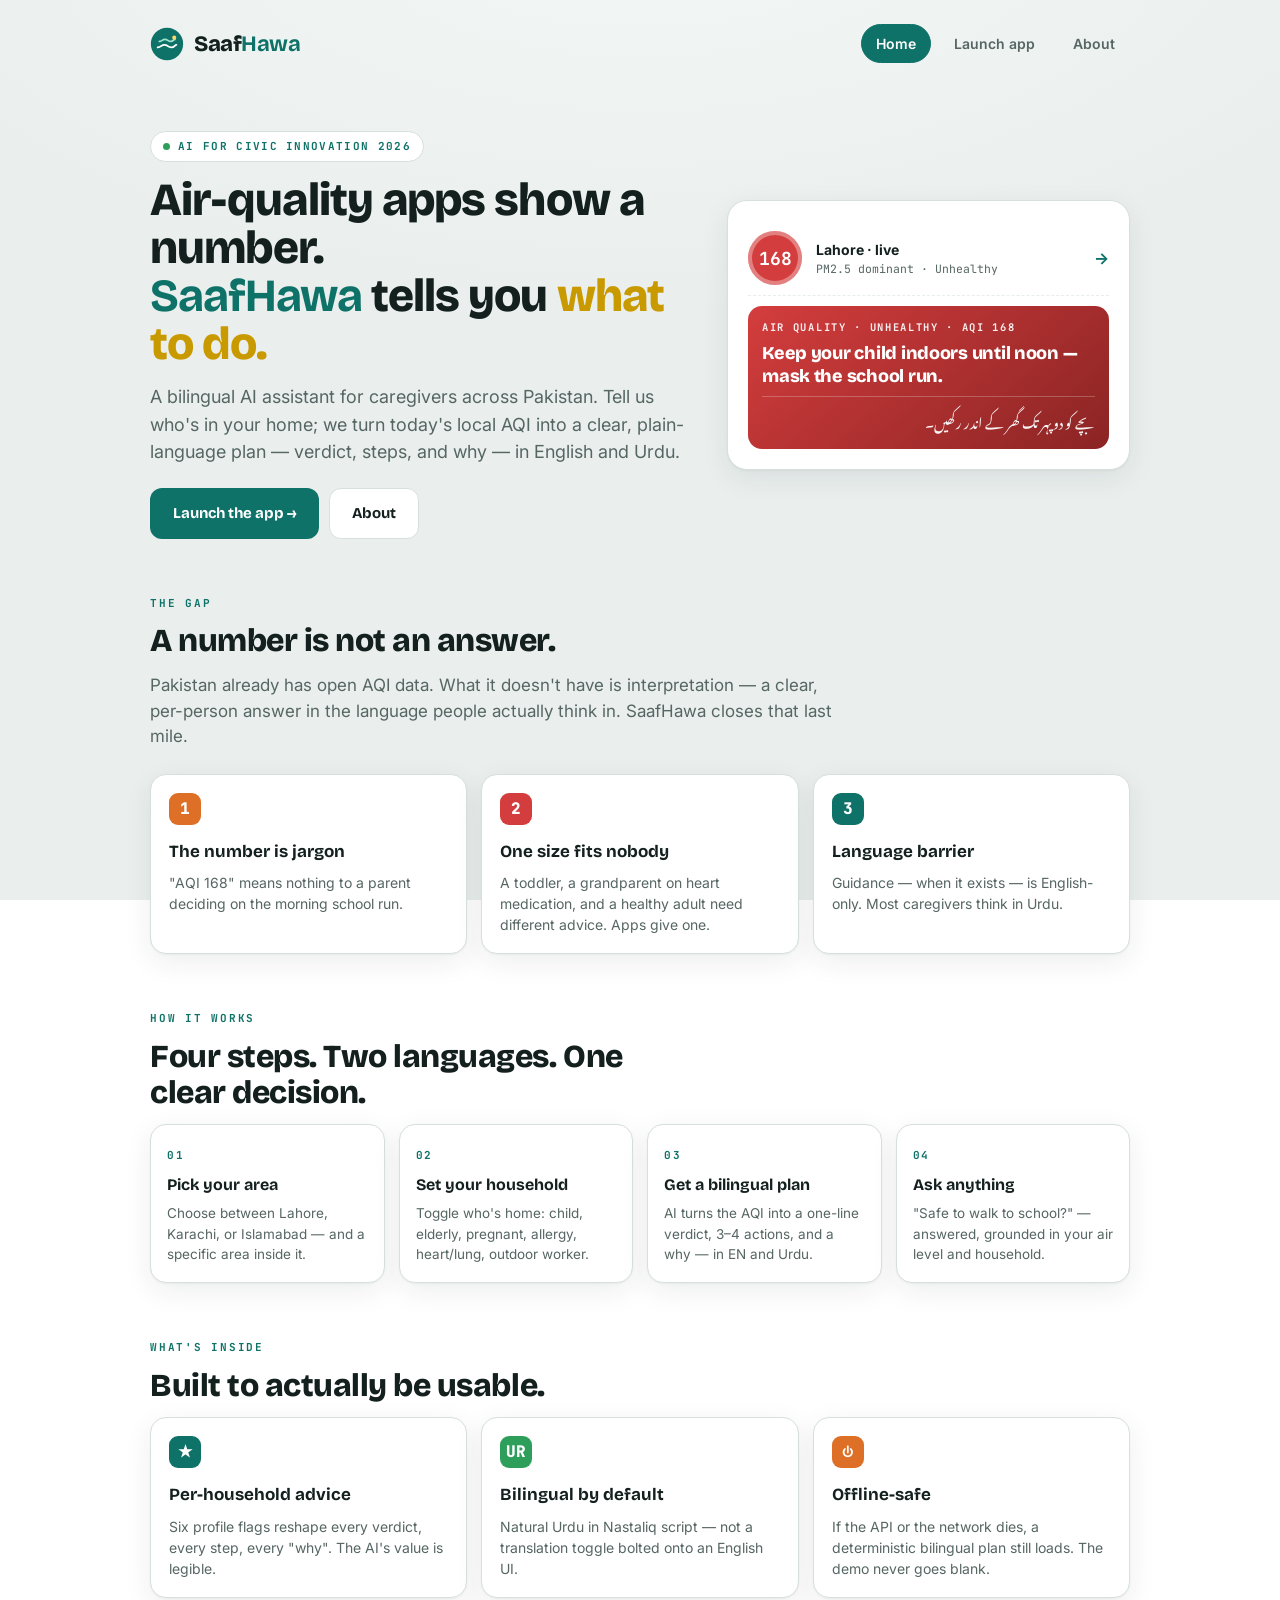
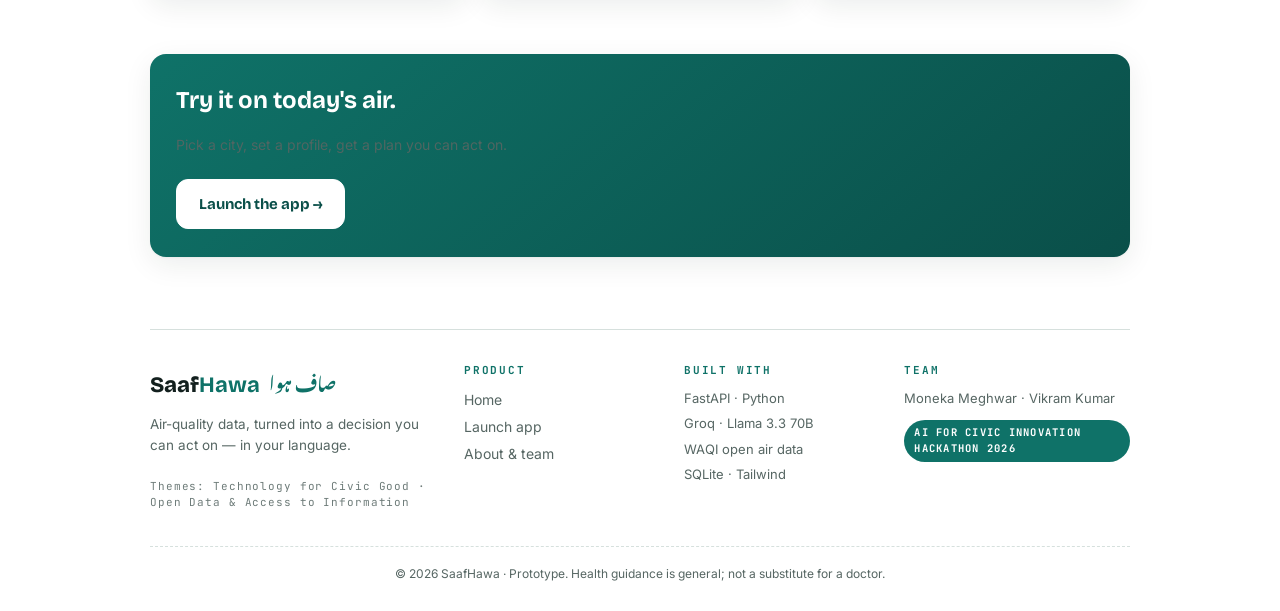
<file: frontend/index.html>
<!doctype html>
<html lang="en">
<head>
<meta charset="utf-8" />
<meta name="viewport" content="width=device-width, initial-scale=1" />
<title>SaafHawa — Know Your Air. In Your Language.</title>
<meta name="description" content="Bilingual AI assistant that turns today's local AQI into a clear per-household action plan for Lahore, Karachi and Islamabad." />

<link rel="preconnect" href="https://fonts.googleapis.com" />
<link rel="preconnect" href="https://fonts.gstatic.com" crossorigin />
<link href="https://fonts.googleapis.com/css2?family=Bricolage+Grotesque:opsz,wght@12..96,500;12..96,700;12..96,800&family=Inter:wght@400;500;600&family=JetBrains+Mono:wght@500;700&family=Noto+Nastaliq+Urdu:wght@500;700&display=swap" rel="stylesheet" />

<link rel="stylesheet" href="styles.css" />
</head>

<body class="has-nav">
<div id="nav-slot"></div>

<!-- HERO -->
<section class="hero">
  <div>
    <span class="hero-eyebrow"><span class="dot"></span> AI for Civic Innovation 2026</span>
    <h1>Air-quality apps show a number.<br/><b>SaafHawa</b> tells you <i>what to do.</i></h1>
    <p class="lede">
      A bilingual AI assistant for caregivers across Pakistan. Tell us who's in your home;
      we turn today's local AQI into a clear, plain-language plan — verdict, steps, and why — in English and Urdu.
    </p>
    <div class="hero-ctas">
      <a class="btn primary" href="app.html">Launch the app →</a>
      <a class="btn ghost"   href="about.html">About </a>
    </div>
  </div>

  <!-- visual: AQI → verdict mini-mockup -->
  <div class="hero-card">
    <div class="row">
      <div class="dial" style="background:var(--unh)">168</div>
      <div>
        <div class="label">Lahore · live</div>
        <div class="meta">PM2.5 dominant · Unhealthy</div>
      </div>
      <div class="arrow">→</div>
    </div>
    <div class="hero-verdict">
      <div class="vrisk">Air quality · Unhealthy · AQI 168</div>
      <div class="vmain">Keep your child indoors until noon — mask the school run.</div>
      <div class="vur urdu">بچے کو دوپہر تک گھر کے اندر رکھیں۔</div>
    </div>
  </div>
</section>

<!-- WHY -->
<section class="section">
  <p class="section-head">The gap</p>
  <h2 class="section-title">A number is not an answer.</h2>
  <p class="section-lede">
    Pakistan already has open AQI data. What it doesn't have is interpretation —
    a clear, per-person answer in the language people actually think in. SaafHawa closes that last mile.
  </p>

  <div class="cards">
    <div class="card">
      <div class="ic" style="background:var(--usg)">1</div>
      <h3>The number is jargon</h3>
      <p>"AQI 168" means nothing to a parent deciding on the morning school run.</p>
    </div>
    <div class="card">
      <div class="ic" style="background:var(--unh)">2</div>
      <h3>One size fits nobody</h3>
      <p>A toddler, a grandparent on heart medication, and a healthy adult need different advice. Apps give one.</p>
    </div>
    <div class="card">
      <div class="ic" style="background:var(--brand)">3</div>
      <h3>Language barrier</h3>
      <p>Guidance — when it exists — is English-only. Most caregivers think in Urdu.</p>
    </div>
  </div>
</section>

<!-- HOW IT WORKS -->
<section class="section">
  <p class="section-head">How it works</p>
  <h2 class="section-title">Four steps. Two languages. One clear decision.</h2>

  <div class="steps">
    <div class="step">
      <span class="num">01</span>
      <h4>Pick your area</h4>
      <p>Choose between Lahore, Karachi, or Islamabad — and a specific area inside it.</p>
    </div>
    <div class="step">
      <span class="num">02</span>
      <h4>Set your household</h4>
      <p>Toggle who's home: child, elderly, pregnant, allergy, heart/lung, outdoor worker.</p>
    </div>
    <div class="step">
      <span class="num">03</span>
      <h4>Get a bilingual plan</h4>
      <p>AI turns the AQI into a one-line verdict, 3–4 actions, and a why — in EN and Urdu.</p>
    </div>
    <div class="step">
      <span class="num">04</span>
      <h4>Ask anything</h4>
      <p>"Safe to walk to school?" — answered, grounded in your air level and household.</p>
    </div>
  </div>
</section>

<!-- FEATURES -->
<section class="section">
  <p class="section-head">What's inside</p>
  <h2 class="section-title">Built to actually be usable.</h2>

  <div class="cards">
    <div class="card">
      <div class="ic" style="background:var(--brand)">★</div>
      <h3>Per-household advice</h3>
      <p>Six profile flags reshape every verdict, every step, every "why". The AI's value is legible.</p>
    </div>
    <div class="card">
      <div class="ic" style="background:var(--good)">UR</div>
      <h3>Bilingual by default</h3>
      <p>Natural Urdu in Nastaliq script — not a translation toggle bolted onto an English UI.</p>
    </div>
    <div class="card">
      <div class="ic" style="background:var(--usg)">⏻</div>
      <h3>Offline-safe</h3>
      <p>If the API or the network dies, a deterministic bilingual plan still loads. The demo never goes blank.</p>
    </div>
  </div>
</section>

<!-- CTA strip -->
<section class="section">
  <div class="card" style="background:linear-gradient(140deg,var(--brand),var(--brand-deep)); color:#fff; border:0; box-shadow:var(--shadow); padding:28px 26px">
    <h3 style="font-size:24px; margin:0">Try it on today's air.</h3>
    <p style="margin:8px 0 16px; opacity:.92">Pick a city, set a profile, get a plan you can act on.</p>
    <a class="btn ghost" href="app.html" style="background:#fff; color:var(--brand-deep); border-color:#fff">Launch the app →</a>
  </div>
</section>

<div id="footer-slot"></div>

<script src="config.js"></script>
<script src="team.js"></script>
<script src="shared.js"></script>
</body>
</html>
</file>
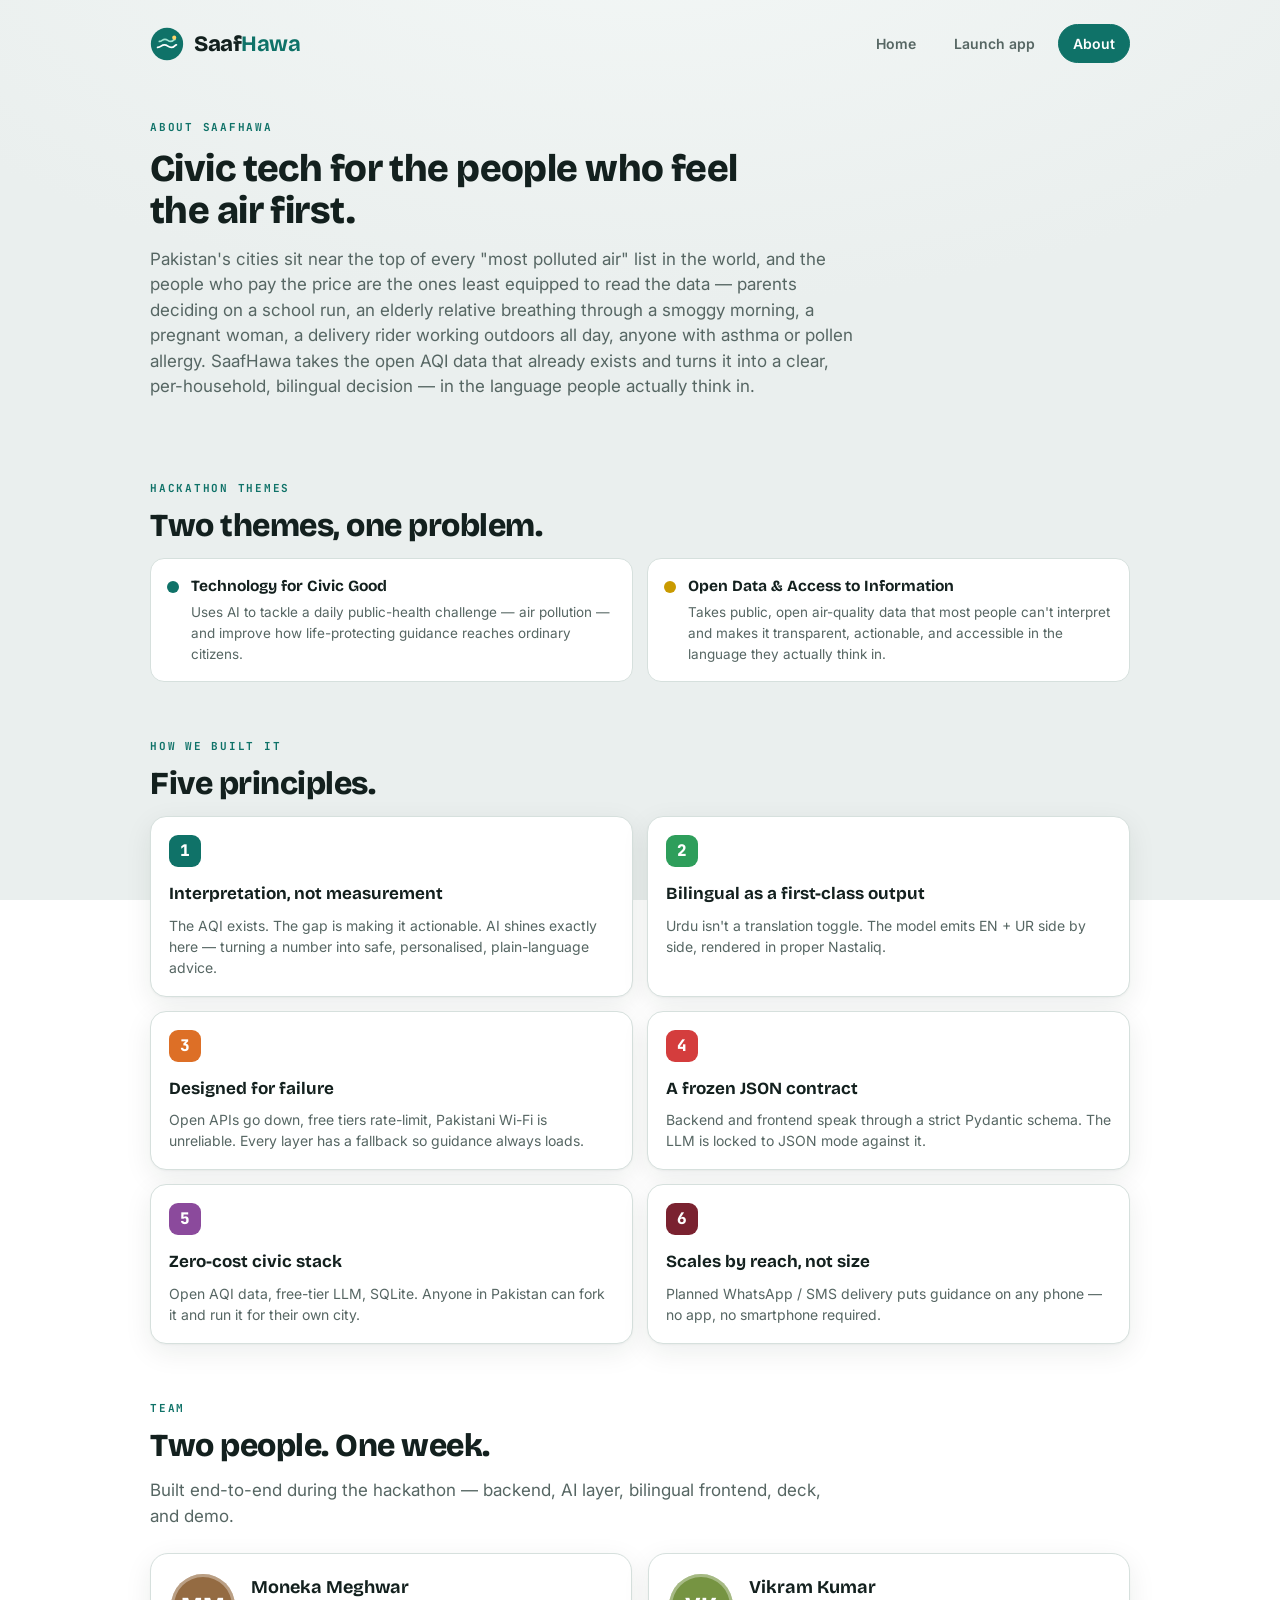
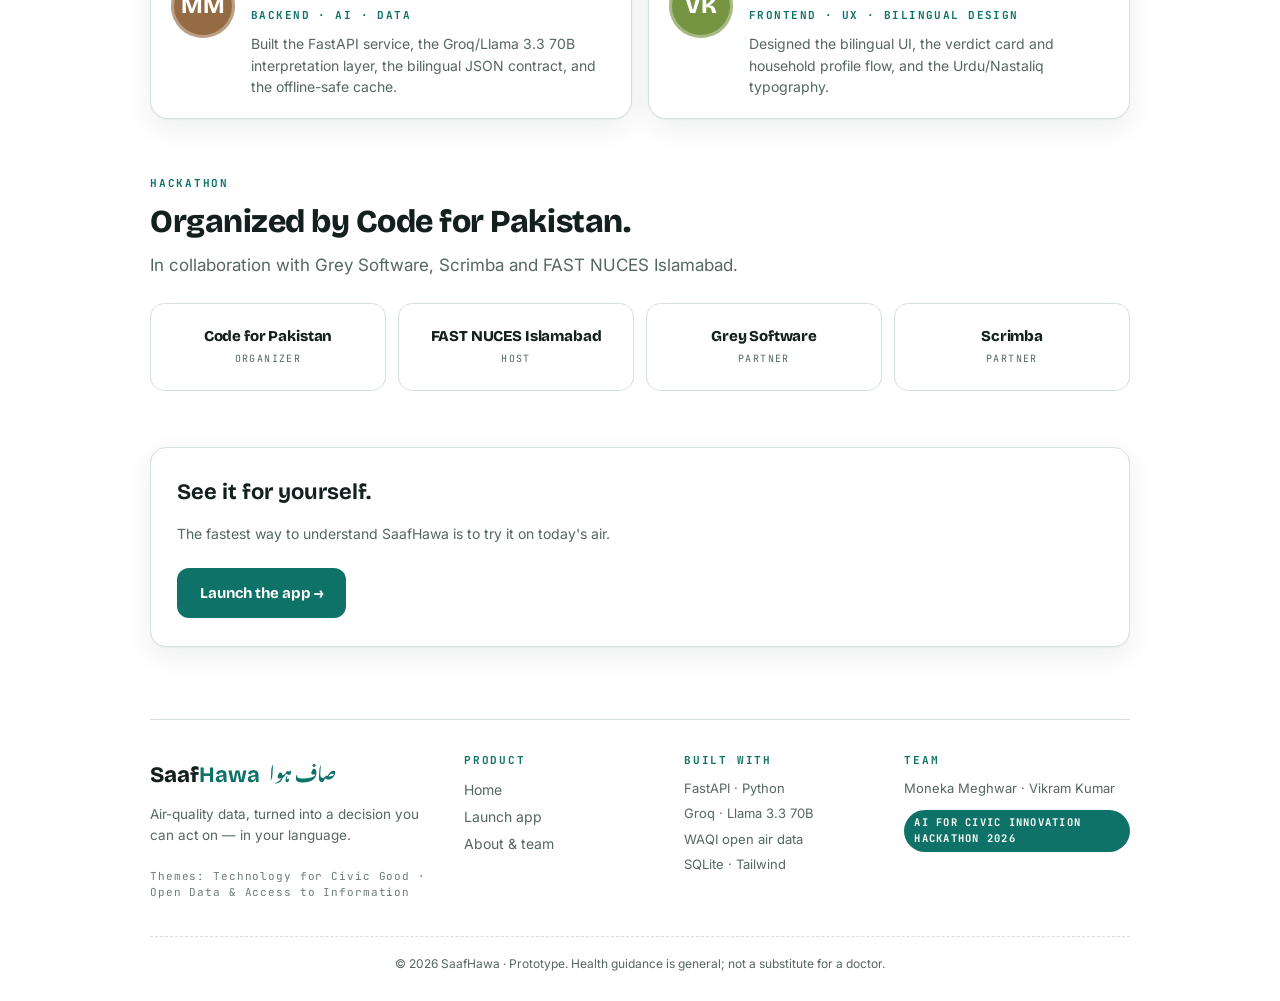
<file: frontend/about.html>
<!doctype html>
<html lang="en">
<head>
<meta charset="utf-8" />
<meta name="viewport" content="width=device-width, initial-scale=1" />
<title>About — SaafHawa</title>
<meta name="description" content="The team and mission behind SaafHawa — built for the AI for Civic Innovation Hackathon 2026." />

<link rel="preconnect" href="https://fonts.googleapis.com" />
<link rel="preconnect" href="https://fonts.gstatic.com" crossorigin />
<link href="https://fonts.googleapis.com/css2?family=Bricolage+Grotesque:opsz,wght@12..96,500;12..96,700;12..96,800&family=Inter:wght@400;500;600&family=JetBrains+Mono:wght@500;700&family=Noto+Nastaliq+Urdu:wght@500;700&display=swap" rel="stylesheet" />

<link rel="stylesheet" href="styles.css" />
</head>

<body class="has-nav">
<div id="nav-slot"></div>

<!-- intro -->
<section class="section">
  <p class="section-head">About SaafHawa</p>
  <h1 class="section-title" style="font-size:38px">Civic tech for the people who feel the air first.</h1>
  <p class="section-lede">
    Pakistan's cities sit near the top of every "most polluted air" list in the world,
    and the people who pay the price are the ones least equipped to read the data — parents
    deciding on a school run, an elderly relative breathing through a smoggy morning, a pregnant
    woman, a delivery rider working outdoors all day, anyone with asthma or pollen allergy.
    SaafHawa takes the open AQI data that already exists and turns it into a clear, per-household,
    bilingual decision — in the language people actually think in.
  </p>
</section>

<!-- hackathon themes -->
<section class="section">
  <p class="section-head">Hackathon themes</p>
  <h2 class="section-title">Two themes, one problem.</h2>

  <div class="values">
    <div class="value">
      <div class="bullet" style="background:var(--brand)"></div>
      <div>
        <h4>Technology for Civic Good</h4>
        <p>Uses AI to tackle a daily public-health challenge — air pollution — and improve how life-protecting guidance reaches ordinary citizens.</p>
      </div>
    </div>
    <div class="value">
      <div class="bullet" style="background:var(--mod)"></div>
      <div>
        <h4>Open Data &amp; Access to Information</h4>
        <p>Takes public, open air-quality data that most people can't interpret and makes it transparent, actionable, and accessible in the language they actually think in.</p>
      </div>
    </div>
  </div>
</section>

<!-- principles -->
<section class="section">
  <p class="section-head">How we built it</p>
  <h2 class="section-title">Five principles.</h2>

  <div class="cards" style="grid-template-columns:repeat(2,1fr)">
    <div class="card">
      <div class="ic" style="background:var(--brand)">1</div>
      <h3>Interpretation, not measurement</h3>
      <p>The AQI exists. The gap is making it actionable. AI shines exactly here — turning a number into safe, personalised, plain-language advice.</p>
    </div>
    <div class="card">
      <div class="ic" style="background:var(--good)">2</div>
      <h3>Bilingual as a first-class output</h3>
      <p>Urdu isn't a translation toggle. The model emits EN + UR side by side, rendered in proper Nastaliq.</p>
    </div>
    <div class="card">
      <div class="ic" style="background:var(--usg)">3</div>
      <h3>Designed for failure</h3>
      <p>Open APIs go down, free tiers rate-limit, Pakistani Wi-Fi is unreliable. Every layer has a fallback so guidance always loads.</p>
    </div>
    <div class="card">
      <div class="ic" style="background:var(--unh)">4</div>
      <h3>A frozen JSON contract</h3>
      <p>Backend and frontend speak through a strict Pydantic schema. The LLM is locked to JSON mode against it.</p>
    </div>
    <div class="card">
      <div class="ic" style="background:var(--vunh)">5</div>
      <h3>Zero-cost civic stack</h3>
      <p>Open AQI data, free-tier LLM, SQLite. Anyone in Pakistan can fork it and run it for their own city.</p>
    </div>
    <div class="card">
      <div class="ic" style="background:var(--haz)">6</div>
      <h3>Scales by reach, not size</h3>
      <p>Planned WhatsApp / SMS delivery puts guidance on any phone — no app, no smartphone required.</p>
    </div>
  </div>
</section>

<!-- TEAM -->
<section class="section">
  <p class="section-head">Team</p>
  <h2 class="section-title">Two people. One week.</h2>
  <p class="section-lede">Built end-to-end during the hackathon — backend, AI layer, bilingual frontend, deck, and demo.</p>
  <div class="team-grid" id="team-grid"></div>
</section>

<!-- PARTNERS -->
<section class="section">
  <p class="section-head">Hackathon</p>
  <h2 class="section-title">Organized by Code for Pakistan.</h2>
  <p class="section-lede">In collaboration with Grey Software, Scrimba and FAST NUCES Islamabad.</p>
  <div class="partners" id="partners"></div>
</section>

<!-- CTA -->
<section class="section">
  <div class="card" style="background:#fff; border:1px solid var(--line); padding:28px 26px; box-shadow:var(--shadow)">
    <h3 style="font-size:22px; margin:0 0 6px">See it for yourself.</h3>
    <p style="margin:0 0 16px; color:var(--ink-soft)">The fastest way to understand SaafHawa is to try it on today's air.</p>
    <a class="btn primary" href="app.html">Launch the app →</a>
  </div>
</section>

<div id="footer-slot"></div>

<script src="config.js"></script>
<script src="team.js"></script>
<script src="shared.js"></script>
<script>
  document.addEventListener("DOMContentLoaded", () => {
    renderTeam("team-grid");
    renderPartners("partners");
  });
</script>
</body>
</html>
</file>
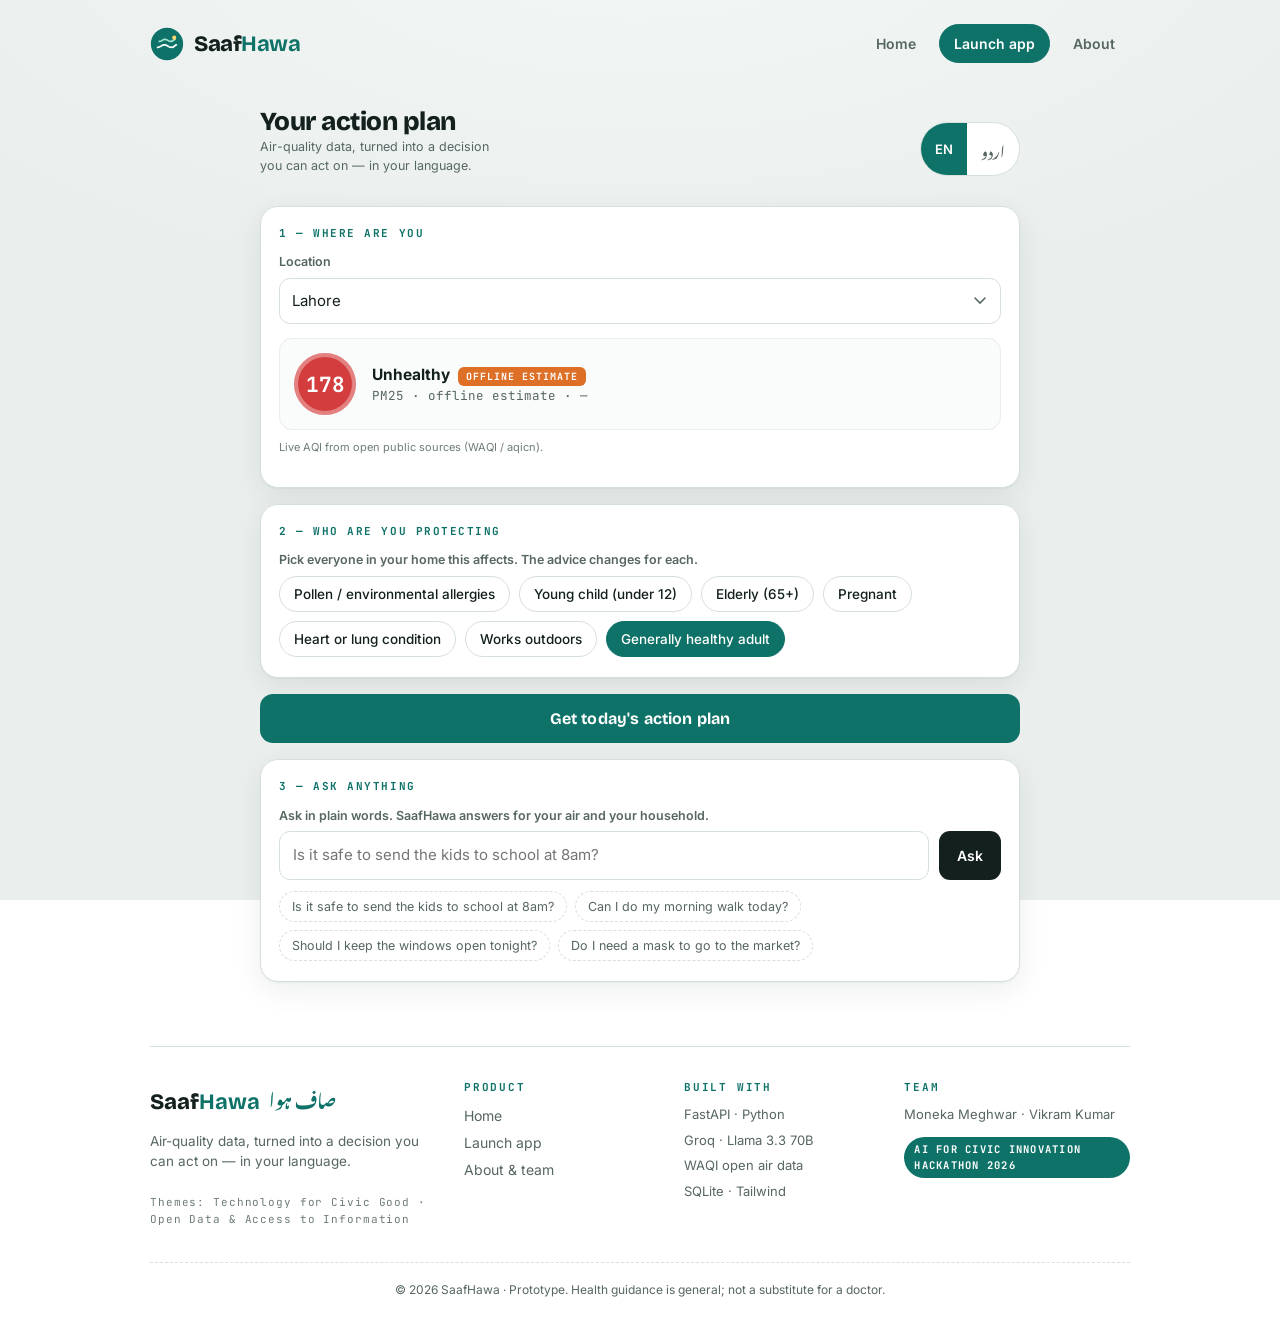
<file: frontend/app.html>
<!doctype html>
<html lang="en">
<head>
<meta charset="utf-8" />
<meta name="viewport" content="width=device-width, initial-scale=1" />
<title>SaafHawa — Action plan for today's air</title>
<meta name="description" content="Get today's bilingual action plan for Lahore, Karachi or Islamabad — tailored to your household." />

<link rel="preconnect" href="https://fonts.googleapis.com" />
<link rel="preconnect" href="https://fonts.gstatic.com" crossorigin />
<link href="https://fonts.googleapis.com/css2?family=Bricolage+Grotesque:opsz,wght@12..96,500;12..96,700;12..96,800&family=Inter:wght@400;500;600&family=JetBrains+Mono:wght@500;700&family=Noto+Nastaliq+Urdu:wght@500;700&display=swap" rel="stylesheet" />

<link rel="stylesheet" href="styles.css" />
</head>

<body class="has-nav">
<div id="nav-slot"></div>

<div class="wrap" style="padding-top:8px">

  <header>
    <div class="brand">
      <div>
        <div class="word" data-i18n="title">Your action plan</div>
        <div class="tag" data-i18n="tagline">Air-quality data, turned into a decision you can act on — in your language.</div>
      </div>
    </div>
    <div class="langtog" id="langtog" role="tablist" aria-label="Language">
      <button class="on" data-lang="en" role="tab" aria-selected="true">EN</button>
      <button data-lang="ur" role="tab" aria-selected="false">اردو</button>
    </div>
  </header>

  <!-- 1. Location + AQI -->
  <section class="panel">
    <p class="eyebrow" data-i18n="step1">1 — Where are you</p>
    <div>
      <label class="field" for="location" data-i18n="locationLabel">Location</label>
      <select id="location"></select>
    </div>
    <div class="aqi-row">
      <div class="dial" id="dial">—</div>
      <div class="aqi-meta">
        <div class="aqi-cat" id="aqiCat" data-i18n="aqiLoading">Loading…</div>
        <div class="aqi-sub" id="aqiSub">—</div>
      </div>
    </div>
    <p class="demo-note" data-i18n="demoNote">Live AQI from open public sources (WAQI / aqicn).</p>
  </section>

  <!-- 2. Household -->
  <section class="panel">
    <p class="eyebrow" data-i18n="step2">2 — Who are you protecting</p>
    <label class="field" data-i18n="step2Hint">Pick everyone in your home this affects. The advice changes for each.</label>
    <div class="chips" id="chips"></div>
  </section>

  <button class="cta" id="go" data-i18n="cta">Get today's action plan</button>

  <!-- 3. Verdict -->
  <section id="verdict" aria-live="polite">
    <div class="vcard">
      <div class="vtop" id="vtop">
        <div class="vrisk" id="vrisk"></div>
        <div class="vmain" id="vmain"></div>
        <div class="vmirror urdu" id="vmirror"></div>
      </div>
      <div class="vbody">
        <h4 id="actionsHead">Do this today</h4>
        <ul class="actions" id="actions"></ul>
        <div class="why" id="why"></div>
        <div class="src-tag" id="srcTag"></div>
      </div>
    </div>
  </section>

  <!-- 4. Ask anything -->
  <section class="panel">
    <p class="eyebrow" data-i18n="step3">3 — Ask anything</p>
    <label class="field" for="q" data-i18n="askHint">Ask in plain words. SaafHawa answers for your air and your household.</label>
    <div class="askrow">
      <input id="q" placeholder="Is it safe to send the kids to school at 8am?" />
      <button id="ask" data-i18n="askBtn">Ask</button>
    </div>
    <div class="suggest" id="suggest"></div>
    <div class="answer" id="answer" aria-live="polite"></div>
  </section>
</div>

<div id="footer-slot"></div>

<script src="config.js"></script>
<script src="team.js"></script>
<script src="shared.js"></script>
<script src="app.js"></script>
</body>
</html>
</file>
<file: frontend/styles.css>
:root{
  --paper:#EAEFEE; --card:#FFFFFF; --ink:#13201E; --ink-soft:#566663;
  --brand:#0F7268; --brand-deep:#0A4F49; --line:#D6E0DD; --line-soft:#E7EDEC;
  --good:#2E9E5B; --mod:#C99A00; --usg:#DD6F26; --unh:#D43D3D; --vunh:#8B4A9C; --haz:#7A2230;
  --shadow:0 1px 2px rgba(19,32,30,.04),0 8px 28px rgba(19,32,30,.08);
}
*{box-sizing:border-box}
html,body{margin:0}
body{
  background:radial-gradient(120% 80% at 50% -10%, #F3F7F6 0%, var(--paper) 55%) fixed;
  color:var(--ink);
  font-family:"Inter",system-ui,sans-serif;
  -webkit-font-smoothing:antialiased;
  line-height:1.5;
  padding:0 18px 64px;
}
.wrap{max-width:760px;margin:0 auto}
.urdu{font-family:"Noto Nastaliq Urdu","Inter",serif;direction:rtl;line-height:2.1}

/* header */
header{padding:30px 0 14px;display:flex;align-items:flex-end;justify-content:space-between;gap:16px;flex-wrap:wrap}
.brand{display:flex;align-items:center;gap:12px}
.mark{width:40px;height:40px;flex:none}
.word{font-family:"Bricolage Grotesque",sans-serif;font-weight:800;font-size:26px;letter-spacing:-.02em;line-height:1}
.word b{color:var(--brand)}
.tag{font-size:12.5px;color:var(--ink-soft);margin-top:3px;max-width:30ch}
.langtog{display:flex;border:1px solid var(--line);border-radius:999px;overflow:hidden;background:var(--card)}
.langtog button{border:0;background:transparent;padding:7px 14px;font-size:13px;font-weight:600;color:var(--ink-soft);cursor:pointer;font-family:inherit}
.langtog button.on{background:var(--brand);color:#fff}
.langtog button:last-child{font-family:"Noto Nastaliq Urdu",serif;font-size:15px}

/* panels */
.panel{background:var(--card);border:1px solid var(--line);border-radius:18px;box-shadow:var(--shadow);padding:18px 18px 20px;margin-top:16px}
.eyebrow{font-family:"JetBrains Mono",monospace;font-size:11px;font-weight:700;letter-spacing:.14em;text-transform:uppercase;color:var(--brand);margin:0 0 12px}
label.field{display:block;font-size:12.5px;font-weight:600;color:var(--ink-soft);margin:0 0 6px}
select{
  width:100%;font:inherit;font-size:15px;padding:11px 12px;border:1px solid var(--line);
  border-radius:11px;background:#fff;color:var(--ink);appearance:none;
  background-image:url("data:image/svg+xml;utf8,<svg xmlns='http://www.w3.org/2000/svg' width='12' height='8'><path d='M1 1l5 5 5-5' stroke='%23566663' stroke-width='1.6' fill='none' stroke-linecap='round'/></svg>");
  background-repeat:no-repeat;background-position:right 14px center;cursor:pointer
}
.two{display:grid;grid-template-columns:1fr 1fr;gap:12px}
@media(max-width:520px){.two{grid-template-columns:1fr}}

/* AQI dial */
.aqi-row{display:flex;align-items:center;gap:16px;margin-top:14px;padding:14px;border:1px solid var(--line-soft);border-radius:13px;background:#FAFCFB}
.dial{width:62px;height:62px;flex:none;border-radius:50%;display:grid;place-items:center;color:#fff;font-family:"JetBrains Mono",monospace;font-weight:700;font-size:21px;box-shadow:inset 0 0 0 4px rgba(255,255,255,.35);background:#9aa}
.aqi-meta{flex:1;min-width:0}
.aqi-cat{font-weight:700;font-size:15.5px}
.aqi-sub{font-size:12.5px;color:var(--ink-soft);font-family:"JetBrains Mono",monospace}
.demo-note{font-size:11px;color:var(--ink-soft);margin-top:9px;opacity:.85}
.stale-tag{display:inline-block;font-family:"JetBrains Mono",monospace;font-size:10px;font-weight:700;letter-spacing:.1em;color:#fff;background:var(--usg);padding:2px 8px;border-radius:6px;margin-left:8px;vertical-align:middle}

/* chips */
.chips{display:flex;flex-wrap:wrap;gap:9px;margin-top:4px}
.chip{border:1px solid var(--line);background:#fff;border-radius:999px;padding:9px 14px;font-size:13.5px;font-weight:500;color:var(--ink);cursor:pointer;font-family:inherit;transition:.12s}
.chip:hover{border-color:var(--brand)}
.chip.on{background:var(--brand);border-color:var(--brand);color:#fff}

/* CTA */
.cta{width:100%;margin-top:16px;border:0;border-radius:13px;background:var(--brand);color:#fff;font-family:"Bricolage Grotesque",sans-serif;font-weight:700;font-size:16px;padding:15px;cursor:pointer;transition:.15s;letter-spacing:.01em}
.cta:hover{background:var(--brand-deep)}
.cta:disabled{opacity:.55;cursor:default}

/* verdict card */
#verdict{margin-top:16px;display:none}
.vcard{border-radius:18px;overflow:hidden;box-shadow:var(--shadow);border:1px solid var(--line)}
.vtop{padding:22px 22px 20px;color:#fff;position:relative}
.vrisk{font-family:"JetBrains Mono",monospace;font-size:11px;font-weight:700;letter-spacing:.16em;text-transform:uppercase;opacity:.9}
.vmain{font-family:"Bricolage Grotesque",sans-serif;font-weight:800;font-size:25px;line-height:1.18;letter-spacing:-.015em;margin:8px 0 0;max-width:32ch}
.vmain.urdu{font-size:24px;margin-top:12px}
.vmirror{font-size:18px;opacity:.92;margin-top:14px;border-top:1px solid rgba(255,255,255,.25);padding-top:13px}
.vbody{background:#fff;padding:20px 22px 22px}
.vbody h4{margin:0 0 12px;font-size:12px;font-family:"JetBrains Mono",monospace;letter-spacing:.13em;text-transform:uppercase;color:var(--ink-soft)}
ul.actions{list-style:none;margin:0;padding:0;display:flex;flex-direction:column;gap:11px}
ul.actions li{display:flex;gap:11px;align-items:flex-start;font-size:15px}
ul.actions li::before{content:"";width:9px;height:9px;border-radius:50%;flex:none;margin-top:6px;background:var(--brand)}
ul.actions.urdu li{flex-direction:row-reverse;text-align:right}
.why{margin-top:16px;padding-top:15px;border-top:1px solid var(--line-soft);font-size:14px;color:var(--ink-soft)}
.why.urdu{font-size:15px}
.src-tag{font-family:"JetBrains Mono",monospace;font-size:10px;letter-spacing:.1em;color:var(--ink-soft);text-transform:uppercase;margin-top:10px;opacity:.7}

/* ask */
.askrow{display:flex;gap:10px;margin-top:4px}
.askrow input{flex:1;font:inherit;font-size:15px;padding:12px 13px;border:1px solid var(--line);border-radius:11px}
.askrow button{border:0;background:var(--ink);color:#fff;border-radius:11px;padding:0 18px;font-weight:600;font-family:inherit;cursor:pointer;font-size:14px}
.askrow button:disabled{opacity:.5}
.answer{margin-top:14px;font-size:15px;background:#FAFCFB;border:1px solid var(--line-soft);border-radius:12px;padding:15px;display:none}
.answer.urdu{font-size:16px}
.suggest{display:flex;flex-wrap:wrap;gap:8px;margin-top:11px}
.suggest button{border:1px dashed var(--line);background:transparent;border-radius:999px;padding:7px 12px;font-size:12.5px;color:var(--ink-soft);cursor:pointer;font-family:inherit}
.suggest button:hover{border-color:var(--brand);color:var(--brand)}

.skel{height:14px;border-radius:6px;background:linear-gradient(90deg,#eef2f1,#e2e9e7,#eef2f1);background-size:200% 100%;animation:sh 1.1s infinite;display:inline-block}
@keyframes sh{0%{background-position:200% 0}100%{background-position:-200% 0}}
.foot{text-align:center;font-size:11.5px;color:var(--ink-soft);margin-top:26px;line-height:1.7}
.foot a{color:var(--brand);text-decoration:none}
.foot a:hover{text-decoration:underline}

/* ============================================================
   SHARED LAYOUT — nav, hero, sections, team, partners, footer
   ============================================================ */

/* nav */
.nav{
  max-width:980px; margin:0 auto; padding:24px 0 8px;
  display:flex; align-items:center; justify-content:space-between; gap:16px; flex-wrap:wrap;
}
.nav-brand{display:flex; align-items:center; gap:10px; text-decoration:none; color:var(--ink)}
.nav-brand .mark{width:34px; height:34px}
.nav-brand .word{font-family:"Bricolage Grotesque",sans-serif;font-weight:800;font-size:22px;letter-spacing:-.02em;line-height:1}
.nav-brand .word b{color:var(--brand)}
.nav-links{display:flex; gap:8px; flex-wrap:wrap}
.nav-link{
  text-decoration:none; color:var(--ink-soft); font-weight:600; font-size:14px;
  padding:8px 14px; border-radius:999px; border:1px solid transparent;
  transition:.12s;
}
.nav-link:hover{color:var(--brand); border-color:var(--line)}
.nav-link.on{color:#fff; background:var(--brand); border-color:var(--brand)}

/* shared section padding */
.section{max-width:980px; margin:0 auto; padding:48px 0 8px}
.section.tight{padding:24px 0 8px}
.section-head{font-family:"JetBrains Mono",monospace;font-size:11px;font-weight:700;letter-spacing:.16em;text-transform:uppercase;color:var(--brand);margin:0 0 12px}
.section-title{
  font-family:"Bricolage Grotesque",sans-serif;font-weight:800;letter-spacing:-.015em;line-height:1.12;
  font-size:32px; margin:0 0 14px; max-width:24ch;
}
.section-lede{font-size:17px; color:var(--ink-soft); max-width:64ch; margin:0 0 24px}

/* HERO (Home) */
.hero{
  max-width:980px; margin:24px auto 0; padding:36px 0 8px;
  display:grid; grid-template-columns:1.15fr .85fr; gap:32px; align-items:center;
}
@media(max-width:760px){.hero{grid-template-columns:1fr}}
.hero h1{
  font-family:"Bricolage Grotesque",sans-serif;font-weight:800;letter-spacing:-.02em;line-height:1.05;
  font-size:46px; margin:14px 0 14px;
}
.hero h1 b{color:var(--brand)}
.hero h1 i{font-style:normal; color:var(--mod)}
.hero .lede{font-size:18px; color:var(--ink-soft); max-width:54ch; margin:0 0 22px; line-height:1.55}
.hero-ctas{display:flex; gap:10px; flex-wrap:wrap}
.btn{
  display:inline-block; text-decoration:none; font-family:"Bricolage Grotesque",sans-serif;
  font-weight:700; font-size:15px; padding:13px 22px; border-radius:12px; transition:.15s;
  border:1px solid transparent; cursor:pointer;
}
.btn.primary{background:var(--brand); color:#fff}
.btn.primary:hover{background:var(--brand-deep)}
.btn.ghost{background:#fff; color:var(--ink); border-color:var(--line)}
.btn.ghost:hover{border-color:var(--brand); color:var(--brand)}
.hero-eyebrow{
  display:inline-flex; align-items:center; gap:8px; padding:6px 12px; border-radius:999px;
  background:#fff; border:1px solid var(--line); color:var(--brand);
  font-family:"JetBrains Mono",monospace; font-size:11px; font-weight:700; letter-spacing:.12em; text-transform:uppercase;
}
.hero-eyebrow .dot{width:7px; height:7px; border-radius:50%; background:var(--good)}

/* hero visual card */
.hero-card{
  background:#fff; border:1px solid var(--line); border-radius:20px; padding:20px;
  box-shadow:var(--shadow);
}
.hero-card .row{display:flex; align-items:center; gap:14px; padding:10px 0; border-bottom:1px dashed var(--line-soft)}
.hero-card .row:last-child{border-bottom:0}
.hero-card .dial{width:54px;height:54px;font-size:18px}
.hero-card .label{font-weight:700; font-size:14px}
.hero-card .meta{font-family:"JetBrains Mono",monospace;font-size:11.5px;color:var(--ink-soft)}
.hero-card .arrow{margin-left:auto;color:var(--brand);font-weight:700}
.hero-verdict{
  margin-top:10px; padding:14px; border-radius:14px; color:#fff;
  background:linear-gradient(140deg, var(--unh), #8B2424);
}
.hero-verdict .vrisk{font-family:"JetBrains Mono",monospace;font-size:10.5px;letter-spacing:.16em;text-transform:uppercase;opacity:.92}
.hero-verdict .vmain{font-family:"Bricolage Grotesque",sans-serif;font-weight:800;font-size:18px;margin-top:6px;line-height:1.25}
.hero-verdict .vur{margin-top:9px;border-top:1px solid rgba(255,255,255,.25);padding-top:8px;font-size:14px;opacity:.95}

/* feature cards (3-up) */
.cards{display:grid; grid-template-columns:repeat(3, 1fr); gap:14px}
@media(max-width:760px){.cards{grid-template-columns:1fr}}
.card{
  background:#fff; border:1px solid var(--line); border-radius:16px; padding:18px;
  box-shadow:var(--shadow); display:flex; flex-direction:column; gap:8px; min-height:140px;
}
.card .ic{width:32px;height:32px;border-radius:9px;display:grid;place-items:center;color:#fff;font-weight:800; font-family:"JetBrains Mono",monospace}
.card h3{margin:6px 0 0; font-family:"Bricolage Grotesque",sans-serif; font-weight:700; font-size:17px}
.card p{margin:0; color:var(--ink-soft); font-size:14px; line-height:1.5}

/* steps (numbered) */
.steps{display:grid; grid-template-columns:repeat(4, 1fr); gap:14px}
@media(max-width:880px){.steps{grid-template-columns:repeat(2, 1fr)}}
@media(max-width:520px){.steps{grid-template-columns:1fr}}
.step{
  background:#fff;border:1px solid var(--line);border-radius:16px;padding:16px 16px 18px;
  box-shadow:var(--shadow);
}
.step .num{
  font-family:"JetBrains Mono",monospace; font-weight:700; font-size:11px; letter-spacing:.16em;
  color:var(--brand); text-transform:uppercase;
}
.step h4{margin:8px 0 6px; font-family:"Bricolage Grotesque",sans-serif; font-weight:700; font-size:16px}
.step p{margin:0; color:var(--ink-soft); font-size:13.5px}

/* About — team cards */
.team-grid{display:grid; grid-template-columns:repeat(2, 1fr); gap:16px}
@media(max-width:680px){.team-grid{grid-template-columns:1fr}}
.team-card{
  background:#fff; border:1px solid var(--line); border-radius:18px; padding:20px;
  box-shadow:var(--shadow); display:flex; gap:16px; align-items:flex-start;
}
.avatar{
  width:64px; height:64px; flex:none; border-radius:50%; display:grid; place-items:center;
  color:#fff; font-family:"Bricolage Grotesque",sans-serif; font-weight:800; font-size:23px;
  box-shadow:inset 0 0 0 3px rgba(255,255,255,.35);
}
.team-name{font-family:"Bricolage Grotesque",sans-serif; font-weight:700; font-size:18px}
.team-role{
  display:inline-block; margin-top:3px; font-family:"JetBrains Mono",monospace;
  font-size:11px; font-weight:700; letter-spacing:.13em; text-transform:uppercase; color:var(--brand);
}
.team-bio{margin-top:8px; font-size:14px; color:var(--ink-soft); line-height:1.55}
.team-links{margin-top:8px; display:flex; gap:10px}
.team-links a{font-size:13px; color:var(--brand); text-decoration:none; font-weight:600}
.team-links a:hover{text-decoration:underline}

/* Partners (text lockups, real logos can be swapped in) */
.partners{display:grid; grid-template-columns:repeat(4, 1fr); gap:12px}
@media(max-width:760px){.partners{grid-template-columns:repeat(2, 1fr)}}
.partner{
  background:#fff;border:1px solid var(--line);border-radius:14px;padding:18px 14px;
  text-align:center;display:flex;flex-direction:column;gap:6px;align-items:center;justify-content:center;
  min-height:88px;
}
.partner-lockup{
  font-family:"Bricolage Grotesque",sans-serif;font-weight:800;font-size:15px;letter-spacing:-.01em;
  color:var(--ink);line-height:1.15;
}
.partner-role{font-family:"JetBrains Mono",monospace;font-size:10px;letter-spacing:.14em;text-transform:uppercase;color:var(--ink-soft)}

/* About — theme/values list */
.values{display:grid; grid-template-columns:1fr 1fr; gap:14px}
@media(max-width:760px){.values{grid-template-columns:1fr}}
.value{
  background:#fff;border:1px solid var(--line);border-radius:14px;padding:16px;display:flex;gap:12px;align-items:flex-start;
}
.value .bullet{width:12px;height:12px;border-radius:50%;margin-top:6px;flex:none;background:var(--brand)}
.value h4{margin:0 0 4px;font-family:"Bricolage Grotesque",sans-serif;font-weight:700;font-size:15.5px}
.value p{margin:0;color:var(--ink-soft);font-size:13.5px;line-height:1.55}

/* FOOTER */
.site-footer{margin:64px auto 0; max-width:980px; padding:32px 0 28px; border-top:1px solid var(--line)}
.foot-grid{
  display:grid; grid-template-columns:1.5fr 1fr 1fr 1.2fr; gap:32px;
}
@media(max-width:780px){.foot-grid{grid-template-columns:1fr 1fr; gap:24px}}
@media(max-width:460px){.foot-grid{grid-template-columns:1fr}}
.foot-col{display:flex; flex-direction:column; gap:6px}
.foot-col a{color:var(--ink-soft);text-decoration:none;font-size:14px}
.foot-col a:hover{color:var(--brand)}
.foot-col span{color:var(--ink-soft); font-size:13px}
.foot-brand{font-family:"Bricolage Grotesque",sans-serif;font-weight:800;font-size:22px}
.foot-brand b{color:var(--brand)}
.foot-brand .urdu{font-family:"Noto Nastaliq Urdu",serif;font-size:18px;color:var(--brand);margin-left:4px}
.foot-tag{font-size:13.5px;color:var(--ink-soft);margin:6px 0 6px;line-height:1.5}
.foot-tiny{font-family:"JetBrains Mono",monospace;font-size:11px;letter-spacing:.08em;color:var(--ink-soft);opacity:.85}
.foot-head{font-family:"JetBrains Mono",monospace;font-size:11px;letter-spacing:.16em;text-transform:uppercase;color:var(--brand);margin-bottom:4px;font-weight:700}
.foot-team-tag{
  display:inline-block;margin-top:6px;padding:5px 10px;border-radius:999px;
  background:var(--brand);color:#fff;font-family:"JetBrains Mono",monospace;
  font-size:10.5px;letter-spacing:.12em;text-transform:uppercase;font-weight:700;width:fit-content;
}
.foot-base{margin-top:24px;padding-top:18px;border-top:1px dashed var(--line);font-size:12px;color:var(--ink-soft);text-align:center}

/* tweak body padding for landing pages */
body.has-nav{padding:0 18px 0}

/* CTA buttons inside flex cards shouldn't stretch */
.card .btn, .hero-card .btn { align-self: flex-start; }

/* ---- RTL polish when body.lang-ur is active ---- */
body.lang-ur .eyebrow,
body.lang-ur label.field,
body.lang-ur .chip,
body.lang-ur .word,
body.lang-ur .tag,
body.lang-ur .aqi-cat,
body.lang-ur .vmain,
body.lang-ur .vmirror,
body.lang-ur .why,
body.lang-ur .src-tag,
body.lang-ur ul.actions li{
  font-family:"Noto Nastaliq Urdu","Inter",serif;
}
body.lang-ur .eyebrow,
body.lang-ur label.field { direction:rtl; text-align:right }
body.lang-ur .chips { justify-content:flex-end }
body.lang-ur ul.actions li{ direction:rtl; text-align:right }
body.lang-ur ul.actions li::before{ margin-left:0; margin-right:0 }
body.lang-ur .demo-note{ direction:rtl; text-align:right; font-family:"Noto Nastaliq Urdu",serif; line-height:1.9 }
body.lang-ur .vrisk{ direction:rtl; text-align:right }
/* Urdu Nastaliq needs bigger line-height in buttons */
body.lang-ur .chip{ line-height:1.9; padding:11px 16px }
body.lang-ur .cta{ font-family:"Noto Nastaliq Urdu",serif; line-height:1.8 }
body.lang-ur #ask{ font-family:"Noto Nastaliq Urdu",serif; line-height:1.8; padding-left:20px; padding-right:20px }
</file>
